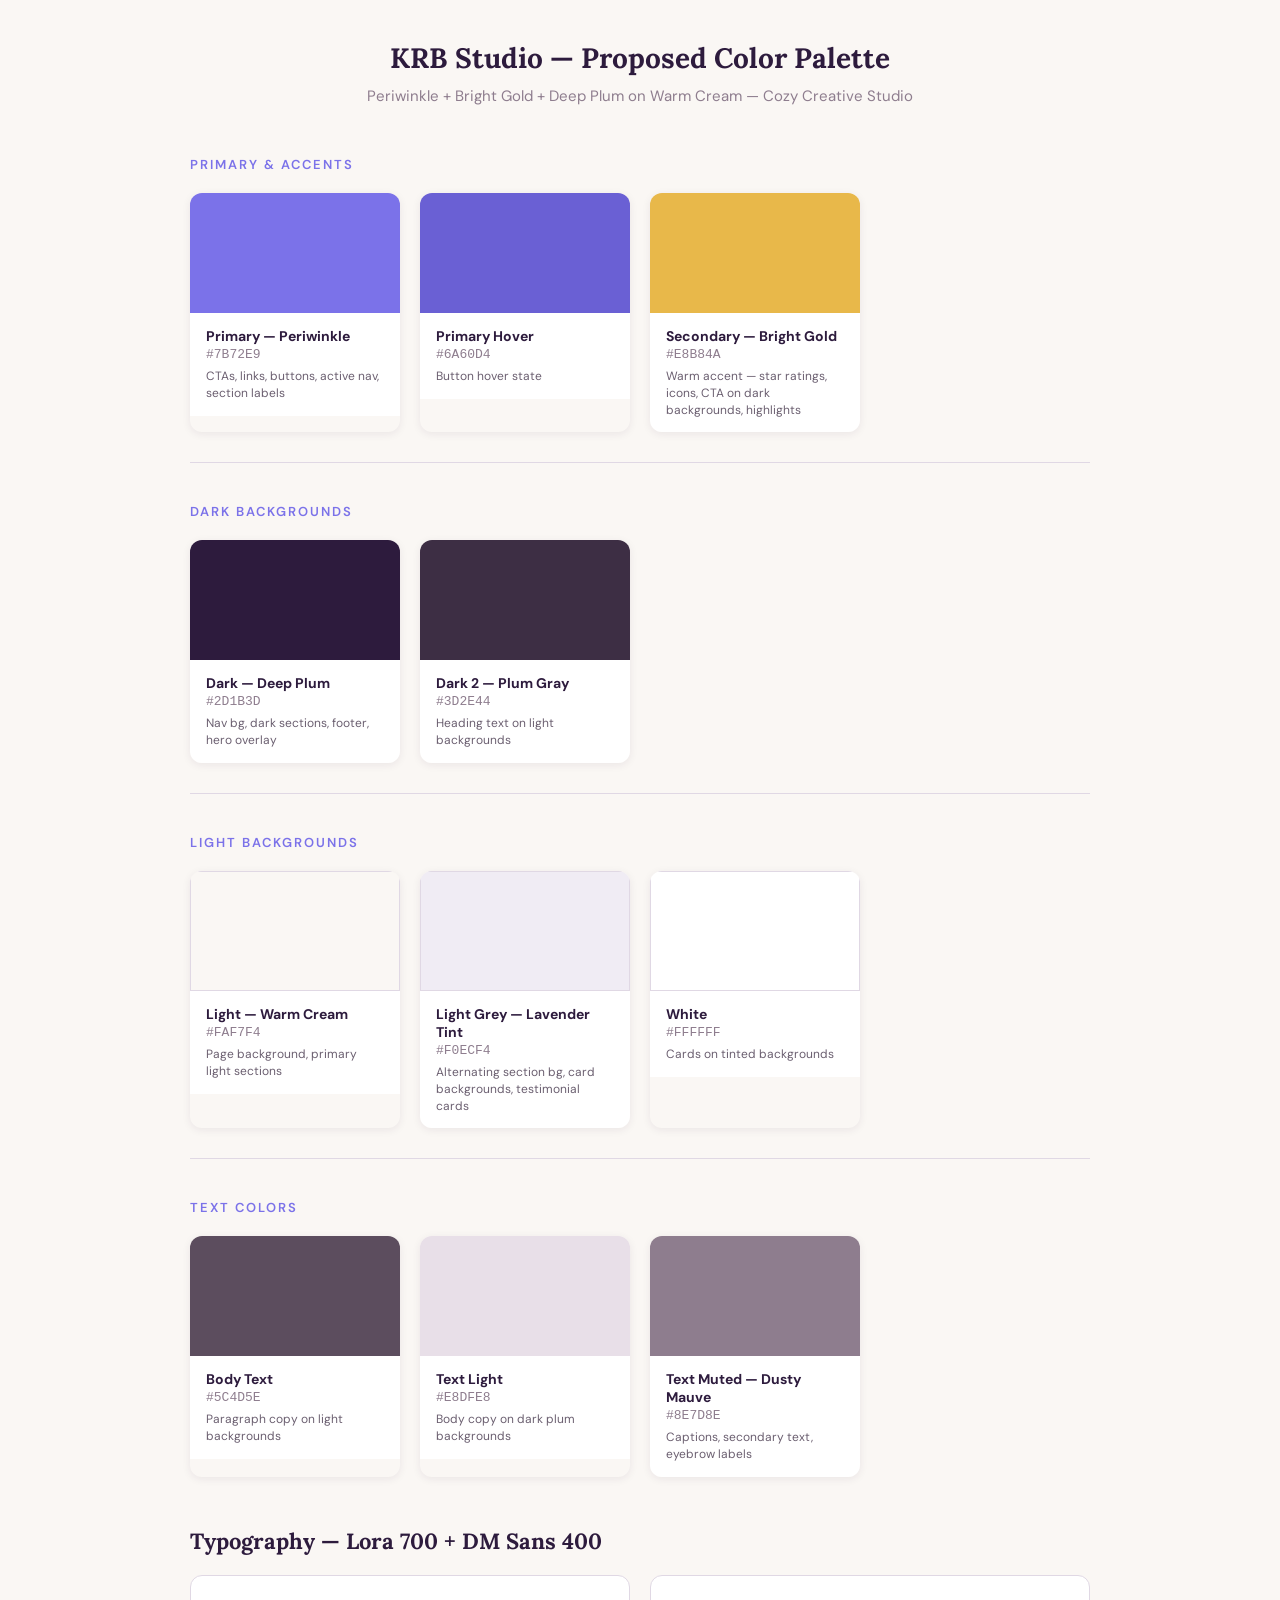
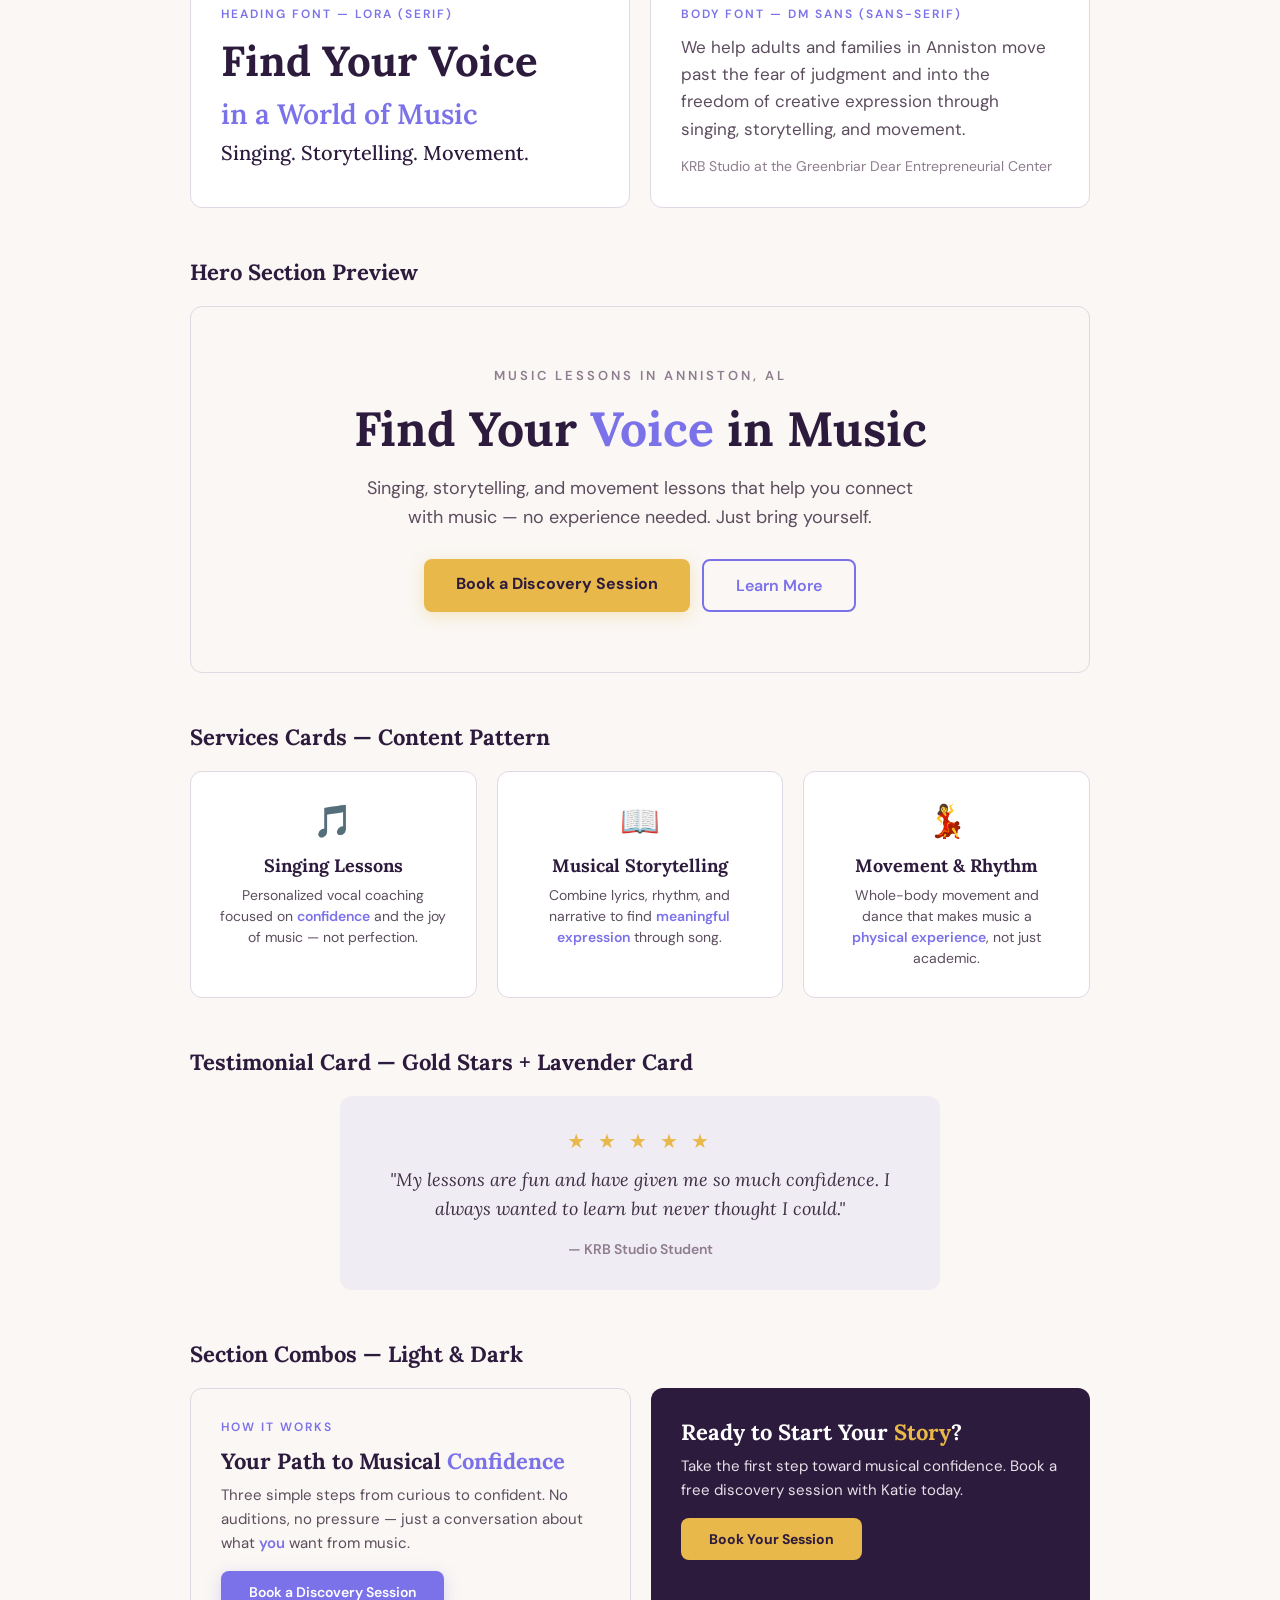
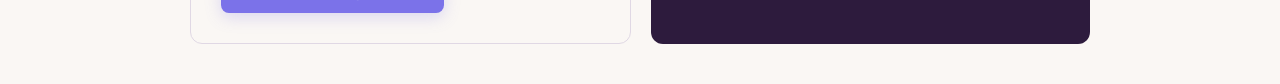
<file: color-swatches.html>
<!DOCTYPE html>
<html lang="en">
<head>
<meta charset="UTF-8">
<meta name="viewport" content="width=device-width, initial-scale=1.0">
<title>KRB Studio — Color Palette</title>
<link rel="preconnect" href="https://fonts.googleapis.com">
<link href="https://fonts.googleapis.com/css2?family=Lora:wght@500;600;700&family=DM+Sans:wght@400;500;600&display=swap" rel="stylesheet">
<style>
  * { margin: 0; padding: 0; box-sizing: border-box; }
  body { font-family: 'DM Sans', system-ui, sans-serif; background: #FAF7F4; padding: 40px; color: #3D2E44; }
  h1 { text-align: center; color: #2D1B3D; margin-bottom: 10px; font-size: 28px; font-family: 'Lora', serif; }
  p.sub { text-align: center; color: #8E7D8E; margin-bottom: 40px; font-size: 15px; }
  .grid { display: grid; grid-template-columns: repeat(auto-fit, minmax(200px, 1fr)); gap: 20px; max-width: 900px; margin: 0 auto; }
  .swatch { border-radius: 12px; overflow: hidden; box-shadow: 0 2px 8px rgba(45,27,61,0.08); }
  .swatch .color { height: 120px; }
  .swatch .info { padding: 14px 16px; background: #fff; }
  .swatch .info .name { font-weight: 700; font-size: 14px; color: #2D1B3D; }
  .swatch .info .hex { font-size: 13px; color: #8E7D8E; margin-top: 2px; font-family: monospace; }
  .swatch .info .use { font-size: 12px; color: #6b5f70; margin-top: 6px; line-height: 1.4; }
  .divider { grid-column: 1 / -1; border-top: 1px solid #E0D8E4; margin: 10px 0; }
  .section-label { grid-column: 1 / -1; font-size: 13px; text-transform: uppercase; letter-spacing: 2px; color: #7B72E9; margin-top: 10px; font-weight: 600; }

  .combo { max-width: 900px; margin: 50px auto 0; }
  .combo h2 { color: #2D1B3D; margin-bottom: 20px; font-size: 22px; font-family: 'Lora', serif; }
  .combo-row { display: flex; gap: 20px; flex-wrap: wrap; }
  .combo-card { flex: 1; min-width: 260px; border-radius: 12px; padding: 30px; }
  .combo-card h3 { font-size: 22px; margin-bottom: 8px; font-family: 'Lora', serif; }
  .combo-card p { font-size: 15px; line-height: 1.6; }
  .combo-card .btn { display: inline-block; margin-top: 16px; padding: 12px 28px; border-radius: 8px; font-weight: 600; font-size: 14px; text-decoration: none; transition: all 0.2s; }
  .combo-card .btn:hover { transform: translateY(-1px); }

  .font-preview { max-width: 900px; margin: 50px auto 0; }
  .font-preview h2 { color: #2D1B3D; margin-bottom: 20px; font-size: 22px; font-family: 'Lora', serif; }
  .font-row { display: flex; gap: 20px; flex-wrap: wrap; margin-bottom: 20px; }
  .font-card { flex: 1; min-width: 260px; background: #fff; border: 1px solid #E0D8E4; border-radius: 12px; padding: 30px; }
  .font-card .label { font-size: 12px; text-transform: uppercase; letter-spacing: 2px; color: #7B72E9; margin-bottom: 12px; font-weight: 600; }
  .font-card .sample-heading { font-family: 'Lora', serif; color: #2D1B3D; }
  .font-card .sample-body { font-family: 'DM Sans', sans-serif; font-weight: 400; color: #5C4D5E; line-height: 1.6; }

  .hero-demo { max-width: 900px; margin: 50px auto 0; }
  .hero-demo h2 { color: #2D1B3D; margin-bottom: 20px; font-size: 22px; font-family: 'Lora', serif; }
  .hero-block {
    background: #FAF7F4;
    border: 1px solid #E0D8E4;
    border-radius: 12px;
    padding: 60px 40px;
    text-align: center;
    position: relative;
    overflow: hidden;
  }
  .hero-block .eyebrow {
    font-size: 13px; text-transform: uppercase; letter-spacing: 3px;
    color: #8E7D8E; margin-bottom: 16px; font-weight: 600;
  }
  .hero-block .h1-line {
    font-family: 'Lora', serif; font-weight: 700;
    font-size: 48px; line-height: 1.2; display: block; color: #2D1B3D;
  }
  .hero-block .sub-headline {
    font-family: 'DM Sans', sans-serif; font-size: 18px;
    color: #5C4D5E; margin-top: 16px; line-height: 1.6; max-width: 560px; margin-left: auto; margin-right: auto;
  }
  .hero-block .cta-row { margin-top: 28px; display: flex; gap: 12px; justify-content: center; flex-wrap: wrap; }
  .hero-block .cta-row a {
    display: inline-block; padding: 14px 32px; border-radius: 8px;
    font-weight: 600; font-size: 16px; text-decoration: none;
    font-family: 'DM Sans', sans-serif;
  }

  /* Services pattern */
  .services-demo { max-width: 900px; margin: 50px auto 0; }
  .services-demo h2 { color: #2D1B3D; margin-bottom: 20px; font-size: 22px; font-family: 'Lora', serif; }
  .services-grid { display: grid; grid-template-columns: repeat(3, 1fr); gap: 20px; }
  @media (max-width: 700px) { .services-grid { grid-template-columns: 1fr; } }
  .service-card {
    background: #fff; border: 1px solid #E0D8E4; border-radius: 12px;
    padding: 28px; text-align: center;
  }
  .service-card .icon { font-size: 32px; margin-bottom: 12px; }
  .service-card h4 { font-family: 'Lora', serif; font-size: 18px; color: #2D1B3D; margin-bottom: 8px; }
  .service-card p { font-size: 14px; color: #5C4D5E; line-height: 1.5; }
  .service-card .accent { color: #7B72E9; font-weight: 600; }

  /* Testimonial pattern */
  .testimonial-demo { max-width: 900px; margin: 50px auto 0; }
  .testimonial-demo h2 { color: #2D1B3D; margin-bottom: 20px; font-size: 22px; font-family: 'Lora', serif; }
  .testimonial-card {
    background: #F0ECF4; border-radius: 12px; padding: 32px;
    max-width: 600px; margin: 0 auto; text-align: center;
  }
  .testimonial-card .stars { color: #E8B84A; font-size: 20px; margin-bottom: 12px; letter-spacing: 4px; }
  .testimonial-card blockquote {
    font-family: 'Lora', serif; font-size: 18px; font-style: italic;
    color: #3D2E44; line-height: 1.6; margin-bottom: 16px;
  }
  .testimonial-card .attribution { font-size: 14px; color: #8E7D8E; font-weight: 600; }
</style>
</head>
<body>

<h1>KRB Studio — Proposed Color Palette</h1>
<p class="sub">Periwinkle + Bright Gold + Deep Plum on Warm Cream — Cozy Creative Studio</p>

<div class="grid">

  <div class="section-label">Primary & Accents</div>

  <div class="swatch">
    <div class="color" style="background: #7B72E9;"></div>
    <div class="info">
      <div class="name">Primary — Periwinkle</div>
      <div class="hex">#7B72E9</div>
      <div class="use">CTAs, links, buttons, active nav, section labels</div>
    </div>
  </div>

  <div class="swatch">
    <div class="color" style="background: #6A60D4;"></div>
    <div class="info">
      <div class="name">Primary Hover</div>
      <div class="hex">#6A60D4</div>
      <div class="use">Button hover state</div>
    </div>
  </div>

  <div class="swatch">
    <div class="color" style="background: #E8B84A;"></div>
    <div class="info">
      <div class="name">Secondary — Bright Gold</div>
      <div class="hex">#E8B84A</div>
      <div class="use">Warm accent — star ratings, icons, CTA on dark backgrounds, highlights</div>
    </div>
  </div>

  <div class="divider"></div>
  <div class="section-label">Dark Backgrounds</div>

  <div class="swatch">
    <div class="color" style="background: #2D1B3D;"></div>
    <div class="info">
      <div class="name">Dark — Deep Plum</div>
      <div class="hex">#2D1B3D</div>
      <div class="use">Nav bg, dark sections, footer, hero overlay</div>
    </div>
  </div>

  <div class="swatch">
    <div class="color" style="background: #3D2E44;"></div>
    <div class="info">
      <div class="name">Dark 2 — Plum Gray</div>
      <div class="hex">#3D2E44</div>
      <div class="use">Heading text on light backgrounds</div>
    </div>
  </div>

  <div class="divider"></div>
  <div class="section-label">Light Backgrounds</div>

  <div class="swatch">
    <div class="color" style="background: #FAF7F4; border: 1px solid #E0D8E4;"></div>
    <div class="info">
      <div class="name">Light — Warm Cream</div>
      <div class="hex">#FAF7F4</div>
      <div class="use">Page background, primary light sections</div>
    </div>
  </div>

  <div class="swatch">
    <div class="color" style="background: #F0ECF4; border: 1px solid #E0D8E4;"></div>
    <div class="info">
      <div class="name">Light Grey — Lavender Tint</div>
      <div class="hex">#F0ECF4</div>
      <div class="use">Alternating section bg, card backgrounds, testimonial cards</div>
    </div>
  </div>

  <div class="swatch">
    <div class="color" style="background: #FFFFFF; border: 1px solid #E0D8E4;"></div>
    <div class="info">
      <div class="name">White</div>
      <div class="hex">#FFFFFF</div>
      <div class="use">Cards on tinted backgrounds</div>
    </div>
  </div>

  <div class="divider"></div>
  <div class="section-label">Text Colors</div>

  <div class="swatch">
    <div class="color" style="background: #5C4D5E;"></div>
    <div class="info">
      <div class="name">Body Text</div>
      <div class="hex">#5C4D5E</div>
      <div class="use">Paragraph copy on light backgrounds</div>
    </div>
  </div>

  <div class="swatch">
    <div class="color" style="background: #E8DFE8;"></div>
    <div class="info">
      <div class="name">Text Light</div>
      <div class="hex">#E8DFE8</div>
      <div class="use">Body copy on dark plum backgrounds</div>
    </div>
  </div>

  <div class="swatch">
    <div class="color" style="background: #8E7D8E;"></div>
    <div class="info">
      <div class="name">Text Muted — Dusty Mauve</div>
      <div class="hex">#8E7D8E</div>
      <div class="use">Captions, secondary text, eyebrow labels</div>
    </div>
  </div>

</div>

<!-- Typography Preview -->
<div class="font-preview">
  <h2>Typography — Lora 700 + DM Sans 400</h2>
  <div class="font-row">
    <div class="font-card">
      <div class="label">Heading Font — Lora (serif)</div>
      <div class="sample-heading" style="font-size: 42px; font-weight: 700; margin-bottom: 8px;">Find Your Voice</div>
      <div class="sample-heading" style="font-size: 28px; font-weight: 600; margin-bottom: 8px; color: #7B72E9;">in a World of Music</div>
      <div class="sample-heading" style="font-size: 20px; font-weight: 500;">Singing. Storytelling. Movement.</div>
    </div>
    <div class="font-card">
      <div class="label">Body Font — DM Sans (sans-serif)</div>
      <div class="sample-body" style="font-size: 17px; margin-bottom: 12px;">We help adults and families in Anniston move past the fear of judgment and into the freedom of creative expression through singing, storytelling, and movement.</div>
      <div class="sample-body" style="font-size: 14px; color: #8E7D8E;">KRB Studio at the Greenbriar Dear Entrepreneurial Center</div>
    </div>
  </div>
</div>

<!-- Hero Demo -->
<div class="hero-demo">
  <h2>Hero Section Preview</h2>
  <div class="hero-block">
    <div class="eyebrow">Music Lessons in Anniston, AL</div>
    <span class="h1-line">Find Your <span style="color: #7B72E9;">Voice</span> in Music</span>
    <div class="sub-headline">Singing, storytelling, and movement lessons that help you connect with music — no experience needed. Just bring yourself.</div>
    <div class="cta-row">
      <a href="#" style="background: #E8B84A; color: #2D1B3D; box-shadow: 0 4px 16px rgba(232,184,74,0.30); font-weight: 700;">Book a Discovery Session</a>
      <a href="#" style="background: transparent; color: #7B72E9; border: 2px solid #7B72E9;">Learn More</a>
    </div>
  </div>
</div>

<!-- Services Pattern -->
<div class="services-demo">
  <h2>Services Cards — Content Pattern</h2>
  <div class="services-grid">
    <div class="service-card">
      <div class="icon">🎵</div>
      <h4>Singing Lessons</h4>
      <p>Personalized vocal coaching focused on <span class="accent">confidence</span> and the joy of music — not perfection.</p>
    </div>
    <div class="service-card">
      <div class="icon">📖</div>
      <h4>Musical Storytelling</h4>
      <p>Combine lyrics, rhythm, and narrative to find <span class="accent">meaningful expression</span> through song.</p>
    </div>
    <div class="service-card">
      <div class="icon">💃</div>
      <h4>Movement & Rhythm</h4>
      <p>Whole-body movement and dance that makes music a <span class="accent">physical experience</span>, not just academic.</p>
    </div>
  </div>
</div>

<!-- Testimonial Pattern -->
<div class="testimonial-demo">
  <h2>Testimonial Card — Gold Stars + Lavender Card</h2>
  <div class="testimonial-card">
    <div class="stars">★ ★ ★ ★ ★</div>
    <blockquote>"My lessons are fun and have given me so much confidence. I always wanted to learn but never thought I could."</blockquote>
    <div class="attribution">— KRB Studio Student</div>
  </div>
</div>

<!-- Section Combos -->
<div class="combo">
  <h2>Section Combos — Light & Dark</h2>
  <div class="combo-row">

    <!-- Light section -->
    <div class="combo-card" style="background: #FAF7F4; border: 1px solid #E0D8E4;">
      <div style="font-size: 12px; text-transform: uppercase; letter-spacing: 2px; color: #7B72E9; margin-bottom: 12px; font-weight: 600;">How It Works</div>
      <h3 style="color: #2D1B3D;">Your Path to Musical <span style="color: #7B72E9;">Confidence</span></h3>
      <p style="color: #5C4D5E;">Three simple steps from curious to confident. No auditions, no pressure — just a conversation about what <span style="color: #7B72E9; font-weight: 600;">you</span> want from music.</p>
      <a class="btn" href="#" style="background: #7B72E9; color: #fff; box-shadow: 0 4px 16px rgba(123,114,233,0.25);">Book a Discovery Session</a>
    </div>

    <!-- Dark section -->
    <div class="combo-card" style="background: #2D1B3D;">
      <h3 style="color: #FFFFFF;">Ready to Start Your <span style="color: #E8B84A;">Story</span>?</h3>
      <p style="color: #E8DFE8;">Take the first step toward musical confidence. Book a free discovery session with Katie today.</p>
      <a class="btn" href="#" style="background: #E8B84A; color: #2D1B3D; font-weight: 700;">Book Your Session</a>
    </div>

  </div>
</div>

</body>
</html>
</file>
